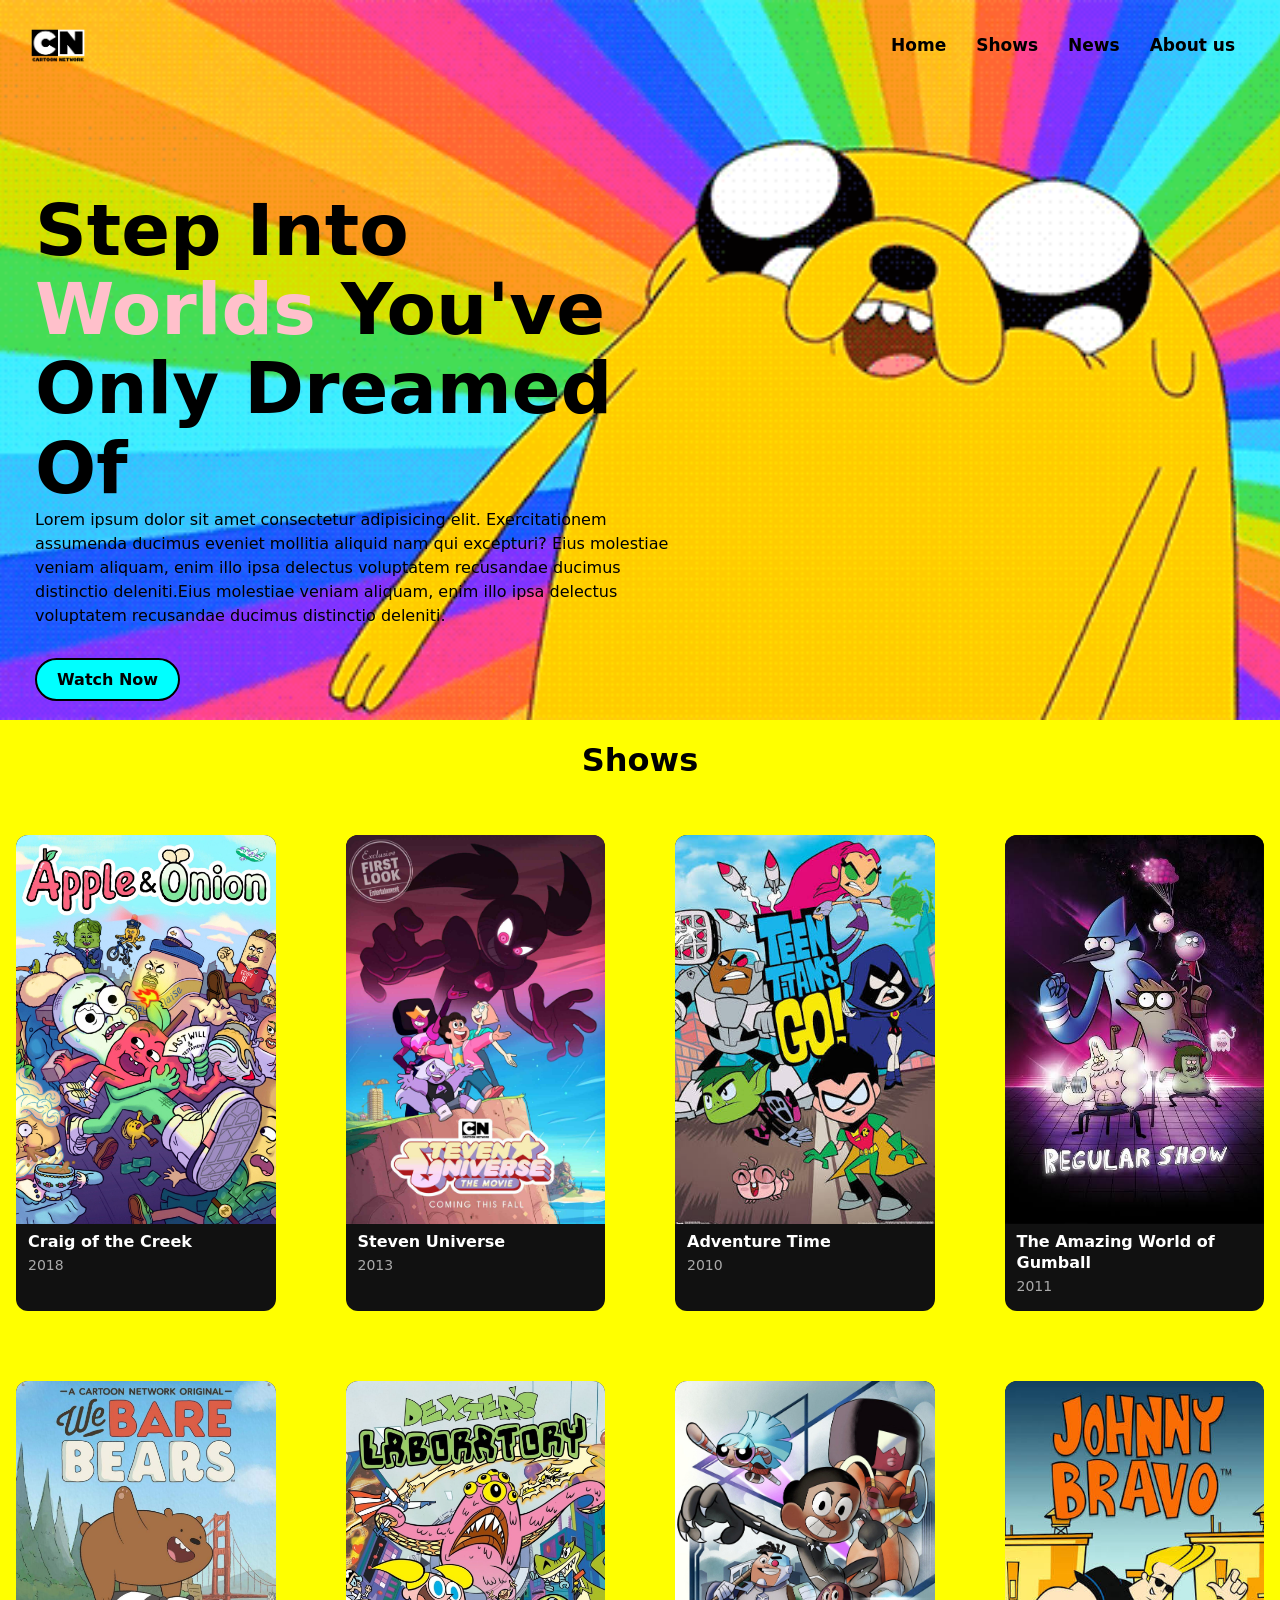
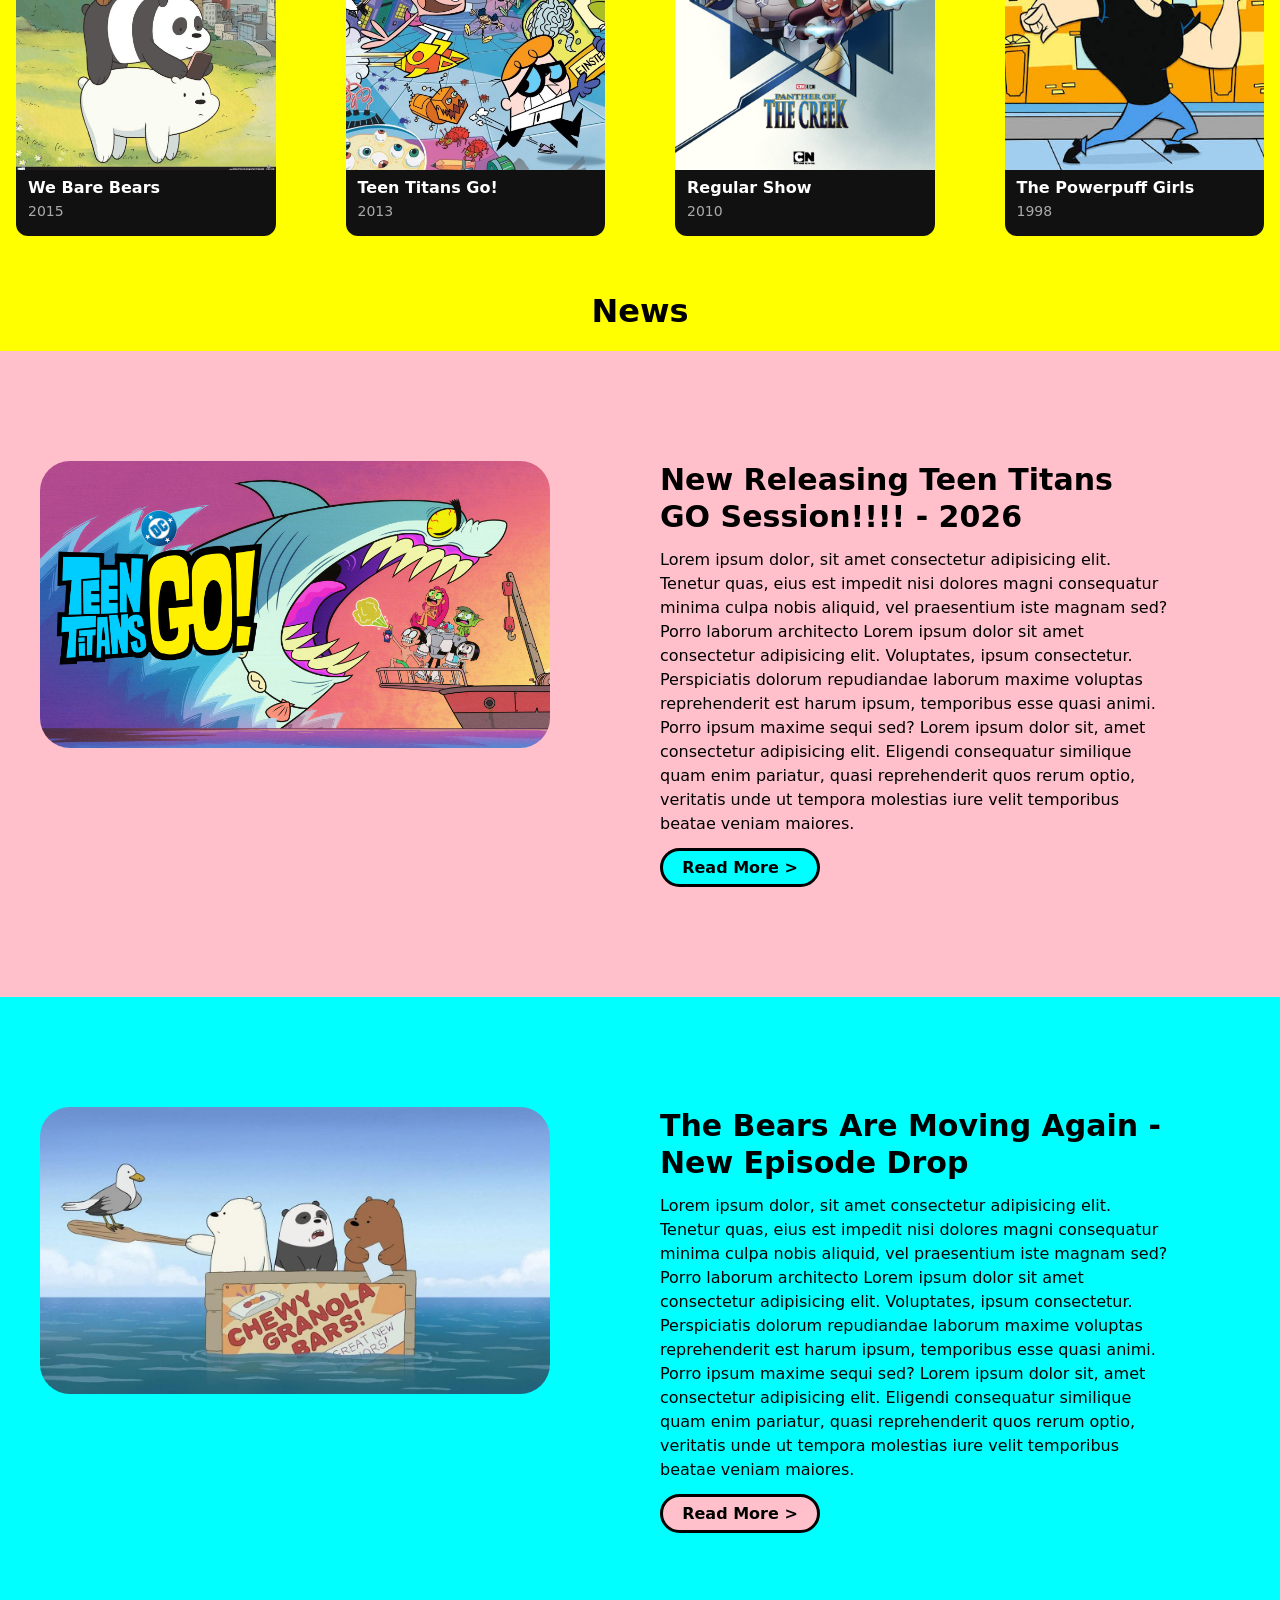
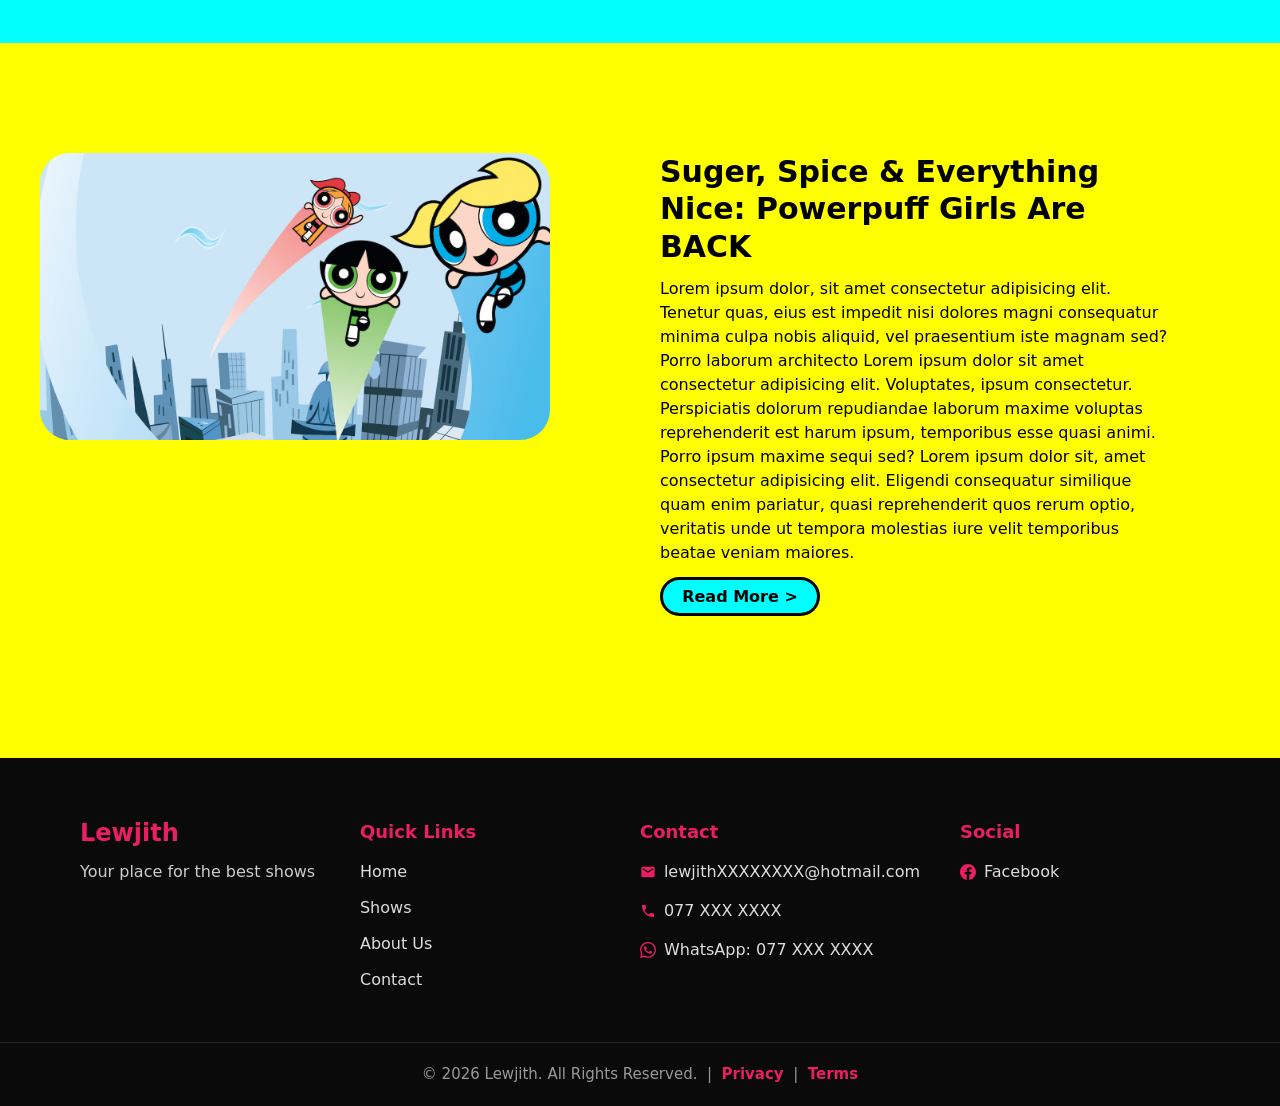
<file: index.html>
<!DOCTYPE html>
<html lang="en">
<head>
    <meta charset="UTF-8">
    <meta name="viewport" content="width=device-width, initial-scale=1.0">
    <title>CartoonNetwork</title>
    <link rel="stylesheet" href="style.css">
</head>
<body>

    <!-- ================= HERO + NAVIGATION ================= -->
    <section id="herosection">
        <nav id="navbar">
            <div id="logo">
                <img src="pngwing.com.png" alt="cartoonnetworklogo">
            </div>
            <div class="pages">
                <ul>
                    <li><a href="#Home">Home</a></li>
                    <li><a href="#Shows">Shows</a></li>
                    <li><a href="#News">News</a></li>
                    <li><a href="#About-us">About us</a></li>
                </ul>
            </div>
        </nav>

        <div id="hero-section">
            <h1 id="herosectionheading">Step Into <span id="pink">Worlds</span> You've Only Dreamed Of</h1>
            <p id="headingp">Lorem ipsum dolor sit amet consectetur adipisicing elit. Exercitationem assumenda ducimus eveniet mollitia aliquid nam qui excepturi? Eius molestiae veniam aliquam, enim illo ipsa delectus voluptatem recusandae ducimus distinctio deleniti.Eius molestiae veniam aliquam, enim illo ipsa delectus voluptatem recusandae ducimus distinctio deleniti.</p>
            <button id="herobutton"><a href="#Shows">Watch Now</a></button>
        </div>
    </section>

    <!-- ================= SHOWS ================= -->
    <section id="ShowsSection">
        <h1 class="section-heading">Shows</h1>

        <!-- Responsive grid: 4 posters per row on desktop,
             3 on tablet/mobile, 2 on phones <= 390px.
             Each card = poster <img> + Name/Year info below. -->
        <div id="showgrid">
            <article class="showcard">
                <a class="poster-link" href="https://www.imdb.com/title/tt8019790/" aria-label="Watch Craig of the Creek">
                    <img class="poster-img" src="dtCfVYJUJrHnQzrO426hZbYHhXK.webp" alt="Craig of the Creek poster">
                </a>
                <div class="show-info">
                    <h3 class="show-name">Craig of the Creek</h3>
                    <p class="show-year">2018</p>
                </div>
            </article>

            <article class="showcard">
                <a class="poster-link" href="#Shows" aria-label="Watch Steven Universe">
                    <img class="poster-img" src="steven-universe-2000-e48852e42fb34845a1d47c77725b6877.jpg" alt="Steven Universe poster">
                </a>
                <div class="show-info">
                    <h3 class="show-name">Steven Universe</h3>
                    <p class="show-year">2013</p>
                </div>
            </article>

            <article class="showcard">
                <a class="poster-link" href="#Shows" aria-label="Watch Adventure Time">
                    <img class="poster-img" src="images.jfif" alt="Adventure Time poster">
                </a>
                <div class="show-info">
                    <h3 class="show-name">Adventure Time</h3>
                    <p class="show-year">2010</p>
                </div>
            </article>

            <article class="showcard">
                <a class="poster-link" href="#Shows" aria-label="Watch The Amazing World of Gumball">
                    <img class="poster-img" src="images%20%281%29.jfif" alt="The Amazing World of Gumball poster">
                </a>
                <div class="show-info">
                    <h3 class="show-name">The Amazing World of Gumball</h3>
                    <p class="show-year">2011</p>
                </div>
            </article>

            <article class="showcard">
                <a class="poster-link" href="#Shows" aria-label="Watch We Bare Bears">
                    <img class="poster-img" src="71I0Tw4rOsL.jpg" alt="We Bare Bears poster">
                </a>
                <div class="show-info">
                    <h3 class="show-name">We Bare Bears</h3>
                    <p class="show-year">2015</p>
                </div>
            </article>

            <article class="showcard">
                <a class="poster-link" href="#Shows" aria-label="Watch Teen Titans Go!">
                    <img class="poster-img" src="67.jfif" alt="Teen Titans Go! poster">
                </a>
                <div class="show-info">
                    <h3 class="show-name">Teen Titans Go!</h3>
                    <p class="show-year">2013</p>
                </div>
            </article>

            <article class="showcard">
                <a class="poster-link" href="#Shows" aria-label="Watch Regular Show">
                    <img class="poster-img" src="MV5BNjJiNGYxNzgtMjMwNi00ZGNmLWJiOWItMmEzZWEyZGQ4M2Q2XkEyXkFqcGc@._V1_.jpg" alt="Regular Show poster">
                </a>
                <div class="show-info">
                    <h3 class="show-name">Regular Show</h3>
                    <p class="show-year">2010</p>
                </div>
            </article>

            <article class="showcard">
                <a class="poster-link" href="#Shows" aria-label="Watch The Powerpuff Girls">
                    <img class="poster-img" src="images%20%283%29.jfif" alt="The Powerpuff Girls poster">
                </a>
                <div class="show-info">
                    <h3 class="show-name">The Powerpuff Girls</h3>
                    <p class="show-year">1998</p>
                </div>
            </article>
        </div>
    </section>

    <!-- ================= NEWS ================= -->
    <section id="NewSection">
        <h1 class="section-heading">News</h1>

        <div class="newscard1">
            <div class="img-box"><img class="newsimg1" src="9c19e69c-7636-46ba-8420-63ed0086d058.avif" alt="teentitansgonewsimg"></div>
            <div class="text-box1">
                <h3 class="cardhadding">New Releasing Teen Titans GO Session!!!! - 2026</h3>
                <p>Lorem ipsum dolor, sit amet consectetur adipisicing elit. Tenetur quas, eius est impedit nisi dolores magni consequatur minima culpa nobis aliquid, vel praesentium iste magnam sed? Porro laborum architecto Lorem ipsum dolor sit amet consectetur adipisicing elit. Voluptates, ipsum consectetur. Perspiciatis dolorum repudiandae laborum maxime voluptas reprehenderit est harum ipsum, temporibus esse quasi animi. Porro ipsum maxime sequi sed? Lorem ipsum dolor sit, amet consectetur adipisicing elit. Eligendi consequatur similique quam enim pariatur, quasi reprehenderit quos rerum optio, veritatis unde ut tempora molestias iure velit temporibus beatae veniam maiores.</p>
                <button class="newsbutton1"><a href="#read">Read More <span>></span></a></button>
            </div>
        </div>

        <div class="newscard2">
            <div class="img-box"><img class="newsimg1" src="1030460-webarebearsseason2episode37still.webp" alt="webearbearnewsimg"></div>
            <div class="text-box2">
                <h3 class="cardhadding">The Bears Are Moving Again - New Episode Drop</h3>
                <p>Lorem ipsum dolor, sit amet consectetur adipisicing elit. Tenetur quas, eius est impedit nisi dolores magni consequatur minima culpa nobis aliquid, vel praesentium iste magnam sed? Porro laborum architecto Lorem ipsum dolor sit amet consectetur adipisicing elit. Voluptates, ipsum consectetur. Perspiciatis dolorum repudiandae laborum maxime voluptas reprehenderit est harum ipsum, temporibus esse quasi animi. Porro ipsum maxime sequi sed? Lorem ipsum dolor sit, amet consectetur adipisicing elit. Eligendi consequatur similique quam enim pariatur, quasi reprehenderit quos rerum optio, veritatis unde ut tempora molestias iure velit temporibus beatae veniam maiores.</p>
                <button class="newsbutton2"><a href="#read">Read More <span>></span></a></button>
            </div>
        </div>

        <div class="newscard3">
            <div class="img-box"><img class="newsimg1" src="AAAABep9ReF3qE7I0Cqd7pqB9vZMojRO_XHrjJC0-2RszHL0ebWUVpNnP5Jugxp_622XZYiu024L4qpg5xRW4fmzV0qYrPVL0PC1oXKb.jpg" alt="3powerfullgirlsnews"></div>
            <div class="text-box3">
                <h3 class="cardhadding">Suger, Spice & Everything Nice: Powerpuff Girls Are BACK</h3>
                <p>Lorem ipsum dolor, sit amet consectetur adipisicing elit. Tenetur quas, eius est impedit nisi dolores magni consequatur minima culpa nobis aliquid, vel praesentium iste magnam sed? Porro laborum architecto Lorem ipsum dolor sit amet consectetur adipisicing elit. Voluptates, ipsum consectetur. Perspiciatis dolorum repudiandae laborum maxime voluptas reprehenderit est harum ipsum, temporibus esse quasi animi. Porro ipsum maxime sequi sed? Lorem ipsum dolor sit, amet consectetur adipisicing elit. Eligendi consequatur similique quam enim pariatur, quasi reprehenderit quos rerum optio, veritatis unde ut tempora molestias iure velit temporibus beatae veniam maiores.</p>
                <button class="newsbutton3"><a href="#read">Read More <span>></span></a></button>
            </div>
        </div>
    </section>

    <!-- ================= FOOTER ================= -->
    <footer id="site-footer">
        <div class="footer-container">

            <!-- Column 1: About -->
            <div class="footer-col footer-about">
                <h3 class="footer-brand">Lewjith</h3>
                <p class="footer-tagline">Your place for the best shows</p>
            </div>

            <!-- Column 2: Quick Links -->
            <div class="footer-col footer-links">
                <h4 class="footer-heading">Quick Links</h4>
                <ul>
                    <li><a href="#Home">Home</a></li>
                    <li><a href="#Shows">Shows</a></li>
                    <li><a href="#About-us">About Us</a></li>
                    <li><a href="#Contact">Contact</a></li>
                </ul>
            </div>

            <!-- Column 3: Contact -->
            <div class="footer-col footer-contact">
                <h4 class="footer-heading">Contact</h4>
                <ul>
                    <li>
                        <a href="#email">
                            <svg width="16" height="16" viewBox="0 0 24 24" fill="currentColor" aria-hidden="true"><path d="M20 4H4c-1.1 0-1.99.9-1.99 2L2 18c0 1.1.9 2 2 2h16c1.1 0 2-.9 2-2V6c0-1.1-.9-2-2-2zm0 4l-8 5-8-5V6l8 5 8-5v2z"/></svg>
                            lewjithXXXXXXXX@hotmail.com
                        </a>
                    </li>
                    <li>
                        <a href="#whatsapp">
                            <svg width="16" height="16" viewBox="0 0 24 24" fill="currentColor" aria-hidden="true"><path d="M6.62 10.79c1.44 2.83 3.76 5.14 6.59 6.59l2.2-2.2c.27-.27.67-.36 1.02-.24 1.12.37 2.33.57 3.57.57.55 0 1 .45 1 1V20c0 .55-.45 1-1 1-9.39 0-17-7.61-17-17 0-.55.45-1 1-1h3.5c.55 0 1 .45 1 1 0 1.25.2 2.45.57 3.57.11.35.03.74-.25 1.02l-2.2 2.2z"/></svg>
                            077 XXX XXXX
                        </a>
                    </li>
                    <li>
                        <a href="#whatsapp" target="_blank" rel="noopener">
                            <svg width="16" height="16" viewBox="0 0 24 24" fill="currentColor" aria-hidden="true"><path d="M17.472 14.382c-.297-.149-1.758-.867-2.03-.967-.273-.099-.471-.148-.67.15-.197.297-.767.966-.94 1.164-.173.199-.347.223-.644.075-.297-.15-1.255-.463-2.39-1.475-.883-.788-1.48-1.761-1.653-2.059-.173-.297-.018-.458.13-.606.134-.133.298-.347.446-.52.149-.174.198-.298.298-.497.099-.198.05-.371-.025-.52-.075-.149-.669-1.612-.916-2.207-.242-.579-.487-.5-.669-.51-.173-.008-.371-.01-.57-.01-.198 0-.52.074-.792.372-.272.297-1.04 1.016-1.04 2.479 0 1.462 1.065 2.875 1.213 3.074.149.198 2.096 3.2 5.077 4.487.709.306 1.262.489 1.694.625.712.227 1.36.195 1.871.118.571-.085 1.758-.719 2.006-1.413.248-.694.248-1.289.173-1.413-.074-.124-.272-.198-.57-.347m-5.421 7.403h-.004a9.87 9.87 0 01-5.031-1.378l-.361-.214-3.741.982.998-3.648-.235-.374a9.86 9.86 0 01-1.51-5.26c.001-5.45 4.436-9.884 9.888-9.884 2.64 0 5.122 1.03 6.988 2.898a9.825 9.825 0 012.893 6.994c-.003 5.45-4.437 9.884-9.885 9.884m8.413-18.297A11.815 11.815 0 0012.05 0C5.495 0 .16 5.335.157 11.892c0 2.096.547 4.142 1.588 5.945L.057 24l6.305-1.654a11.882 11.882 0 005.683 1.448h.005c6.554 0 11.89-5.335 11.893-11.893a11.821 11.821 0 00-3.48-8.413z"/></svg>
                            WhatsApp: 077 XXX XXXX
                        </a>
                    </li>
                </ul>
            </div>

            <!-- Column 4: Social -->
            <div class="footer-col footer-social">
                <h4 class="footer-heading">Social</h4>
                <ul>
                    <li>
                        <a href="#facebook" target="_blank" rel="noopener">
                            <svg width="16" height="16" viewBox="0 0 24 24" fill="currentColor" aria-hidden="true"><path d="M24 12.073c0-6.627-5.373-12-12-12s-12 5.373-12 12c0 5.99 4.388 10.954 10.125 11.854v-8.385H7.078v-3.47h3.047V9.43c0-3.007 1.792-4.669 4.533-4.669 1.312 0 2.686.235 2.686.235v2.953H15.83c-1.491 0-1.956.925-1.956 1.874v2.25h3.328l-.532 3.47h-2.796v8.385C19.612 23.027 24 18.062 24 12.073z"/></svg>
                            Facebook
                        </a>
                    </li>
                </ul>
            </div>

        </div>

        <!-- Bottom bar -->
        <div class="footer-bottom">
            <p>&copy; 2026 Lewjith. All Rights Reserved. &nbsp;|&nbsp; <a href="#privacy">Privacy</a> &nbsp;|&nbsp; <a href="#terms">Terms</a></p>
        </div>
    </footer>

</body>
</html>
</file>
<file: style.css>
/* ============================================================
   CARTOON NETWORK — RESPONSIVE STYLESHEET
   Strategy: desktop-exact base (>992px untouched), then
   progressive refinement at 991px / 768px / 600px / 390px.
   ============================================================ */

/* ---------- 1. RESET & GLOBAL BEST PRACTICES ---------- */
*,
*::before,
*::after {
    box-sizing: border-box; /* padding/border no longer inflate widths -> kills overflow */
    margin: 0;
    padding: 0;
}

html {
    scroll-behavior: smooth;
}

/* Belt-and-braces against horizontal scroll on ANY screen size */
html,
body {
    overflow-x: hidden;
    max-width: 100%;
}

body {
    font-family: system-ui, -apple-system, BlinkMacSystemFont, 'Segoe UI', Roboto, Oxygen, Ubuntu, Cantarell, 'Open Sans', 'Helvetica Neue', sans-serif;
    background-color: yellow;
    font-size: 100%; /* 16px root — all rem sizes scale from here */
    line-height: 1.5;
}

/* Images can never push their container wider than the viewport */
img {
    max-width: 100%;
    height: auto;
    display: block;
}

h1, h2, h3, h4, p {
    cursor: default;
    overflow-wrap: break-word; /* long words wrap instead of overflowing */
}

a {
    text-decoration: none;
    font-weight: 700;
    color: black;
}

a:hover {
    color: rgb(29, 29, 163);
}

ul {
    list-style: none;
}

/* ---------- 2. NAVBAR (desktop look preserved) ---------- */
#herosection {
    background-color: yellow;
    min-height: 80vh; /* min-height instead of fixed height: grows on mobile instead of clipping */
    background-image: url(giphy.gif);
    background-size: cover;
    background-repeat: no-repeat;
    background-position: center;
}

#navbar {
    display: flex;
    justify-content: space-between;
    align-items: center;
    flex-wrap: nowrap;          /* logo + links always share ONE row */
    gap: 0.5rem;
    padding: 0.5rem 1.875rem 0.5rem 0.5rem;
}

#logo img {
    width: 6.25rem;   /* 100px — same as the old width="100px" attribute */
    height: auto;
    max-width: 30vw;  /* safety net: logo can never crowd out the menu */
}

.pages {
    min-width: 0;     /* allows the menu to shrink instead of overflowing */
}

.pages ul {
    display: flex;
    flex-wrap: nowrap;          /* nav items NEVER drop to a second line */
    align-items: center;
}

.pages li {
    white-space: nowrap;        /* "About us" stays on one line */
    font-size: 1.0625rem;       /* 17px — original value */
}

.pages a {
    display: inline-block;
    margin: 0.9375rem;          /* 15px — original value */
}

/* ---------- 3. HERO TEXT ---------- */
#hero-section {
    width: 50%;
    max-width: 100%;
    margin: 6.25rem 2.1875rem 2.1875rem; /* 100px top — original */
    cursor: default;
}

#herosectionheading {
    font-size: 4.5rem; /* 72px — original desktop size, untouched */
    line-height: 1.1;
    color: black;
}

#pink {
    color: pink;
    display: inline-block;
    transition: 0.3s ease; /* fixed: was "0.3 ease" (invalid) */
}

#pink:hover {
    color: aqua;
    transform: translateY(-0.625rem);
    box-shadow: 0 20px 30px rgba(0, 0, 0, 0.2); /* fixed: was "o 20px..." (typo) */
}

#headingp {
    color: rgb(0, 0, 0);
    font-size: 1rem;
}

#headingp:hover {
    color: rgb(173, 0, 0);
}

#herobutton {
    padding: 0.625rem 1.25rem;
    margin-top: 1.875rem;
    border-radius: 50px;
    border: 2px solid black;
    background-color: aqua;
    font-family: inherit;
    font-size: 1rem;
    cursor: pointer;
    transition: 0.3s ease;
}

#herobutton a {
    margin: 0; /* global link margin no longer inflates the button */
}

#herobutton:hover {
    transform: translateY(-0.625rem);
    box-shadow: 0 20px 30px rgba(0, 0, 0, 0.2);
    background-color: pink;
}

/* ---------- 4. SECTION HEADINGS ---------- */
.section-heading {
    text-align: center;
    font-size: 2rem; /* default h1 size — same as before */
    transition: 0.3s ease;
    cursor: default;
    padding: 1rem 0.5rem;
}

.section-heading:hover {
    color: aqua;
    transform: translateY(-0.625rem); /* fixed: was translateY(-10) (invalid) */
}

/* ---------- 5. SHOWS GRID ----------
   One CSS Grid holds all 8 cards.
   Desktop (>992px): 4 x 280px poster tracks, centered — pixel-identical
   to the original layout. Cards use aspect-ratio 2/3 (= 280 x 420),
   so they scale perfectly at every breakpoint below. */
#showgrid {
    display: grid;
    grid-template-columns: repeat(4, minmax(0, 17.5rem)); /* 4 x 280px on desktop */
    justify-content: center;
    gap: 4.375rem;                    /* 70px desktop spacing */
    padding: 2.1875rem 1rem;
}

/* Card = dark panel holding poster + Name/Year info */
.showcard {
    width: 100%;
    max-width: 17.5rem;               /* caps at 280px on desktop tracks */
    background-color: #111111;        /* dark backing so the WHITE title is readable */
    border-radius: 12px;
    overflow: hidden;
    transition: 0.4s ease;
}

.showcard:hover {
    transform: translateY(-0.625rem);
    box-shadow: 0 5px 15px rgba(0, 0, 0, 0.35);
}

.poster-link {
    display: block;
    margin: 0;                        /* neutralize global link margin */
    line-height: 0;                   /* removes inline-image gap under poster */
}

.poster-img {
    display: block;
    width: 100%;                      /* fills card width, never overflows */
    height: auto;
    aspect-ratio: 2 / 3;              /* exact poster proportions (280x420 desktop) */
    object-fit: cover;                /* crops instead of stretching */
}

/* --- Name & Year under each poster --- */
.show-info {
    margin-top: 8px;
    padding: 0 12px 14px;
}

.show-name {
    color: #ffffff;                   /* white — as requested */
    font-weight: 700;                 /* bold */
    font-size: 1rem;                  /* 16px */
    line-height: 1.3;
}

.show-year {
    color: #aaaaaa;                   /* gray #aaa */
    font-size: 0.875rem;              /* 14px */
    margin-top: 2px;
}

/* ---------- 6. NEWS CARDS ---------- */
.newscard1,
.newscard2,
.newscard3 {
    display: flex;
    align-items: stretch;
    gap: 2.5rem;                      /* 40px — original */
    padding: 2.5rem;                  /* 40px — original */
}

.newscard1 { background-color: pink; }
.newscard2 { background-color: aqua; }
.newscard3 { background-color: yellow; }

.img-box {
    flex: 1;
    min-width: 0;                     /* flex item may shrink below content size */
}

.newsimg1 {
    width: 100%;
    height: auto;
    margin-top: 4.375rem;             /* 70px — original desktop offset */
    border-radius: 1.875rem;
    object-fit: cover;
    cursor: pointer;
    transition: 0.4s ease;
}

.newsimg1:hover {
    transform: translateY(-0.625rem);
    box-shadow: 0 5px 7px rgba(0, 0, 0, 0.486);
}

.text-box1,
.text-box2,
.text-box3 {
    flex: 1;
    min-width: 0;
    margin: 2.5rem;                   /* 40px — original */
    padding: 1.875rem;                /* 30px — original */
    display: flex;
    flex-direction: column;
    justify-content: center;
    gap: 0.75rem;
}

.text-box1 { background-color: pink; }
.text-box2 { background-color: aqua; }
.text-box3 { background-color: yellow; }

.cardhadding {
    font-size: 1.875rem;              /* 30px — original */
    font-weight: 600;
    line-height: 1.25;
}

.newsbutton1,
.newsbutton2,
.newsbutton3 {
    padding: 0.4375rem;
    width: 10rem;                     /* 160px — original */
    max-width: 100%;                  /* shrinks on tiny screens instead of overflowing */
    border: 3px solid black;
    border-radius: 70px;
    font-family: inherit;
    font-size: 1rem;
    cursor: pointer;
    transition: 0.3s ease;
}

.newsbutton1 { background-color: aqua; }
.newsbutton2 { background-color: pink; }
.newsbutton3 { background-color: aqua; }

.newsbutton1:hover,
.newsbutton2:hover,
.newsbutton3:hover {
    transform: translateY(-0.625rem);
    box-shadow: 0 5px 7px rgba(0, 0, 0, 0.295);
    background-color: yellow;
}

.newsbutton1:hover,
.newsbutton3:hover {
    background-color: yellow;
}

.newsbutton3:hover {
    background-color: pink;
}

/* ---------- 7. FOOTER ----------
   Dark #0a0a0a background, PINK (#E91E63) accent for headings,
   icons and link hovers. 4 columns on desktop > 992px. */
#site-footer {
    background-color: #0a0a0a;
    color: #ffffff;
    padding: 60px 0 0;                /* 60px top/bottom rhythm on desktop */
    margin-top: 2rem;
}

.footer-container {
    display: grid;
    grid-template-columns: repeat(4, 1fr); /* 4 columns on desktop */
    gap: 40px;
    max-width: 1200px;
    margin: 0 auto;
    padding: 0 40px;
}

.footer-brand {
    color: #E91E63;                   /* pink accent brand name */
    font-size: 1.5rem;
    font-weight: 700;
    margin-bottom: 10px;
    line-height: 1.3;
}

.footer-tagline {
    color: #cccccc;
    font-size: 1rem;
}

.footer-heading {
    color: #E91E63;                   /* pink column headings */
    font-size: 1.125rem;
    font-weight: 700;
    margin-bottom: 15px;
}

.footer-col ul {
    display: flex;
    flex-direction: column;
    gap: 12px;
}

.footer-col ul a {
    color: #dddddd;
    font-weight: 500;
    margin: 0;                        /* override global link margin */
    display: inline-flex;
    align-items: center;
    gap: 8px;
    transition: color 0.3s ease;
}

.footer-col ul a:hover {
    color: #E91E63;                   /* pink hover */
}

.footer-col svg {
    flex-shrink: 0;
    fill: #E91E63;                    /* icons in accent pink */
}

.footer-bottom {
    margin-top: 50px;
    border-top: 1px solid #222222;
    padding: 20px 40px;
    text-align: center;
}

.footer-bottom p {
    color: #999999;
    font-size: 0.9375rem;
}

.footer-bottom a {
    color: #E91E63;
    margin: 0;
}

.footer-bottom a:hover {
    color: #ff5c95;
}

/* ============================================================
   MEDIA QUERIES (max-width, evaluated top-down)
   ============================================================ */

/* ---------- TABLET: shows grid 3-up ---------- */
@media (max-width: 991px) {
    #showgrid {
        grid-template-columns: repeat(3, minmax(0, 1fr)); /* 3 cards per row */
        gap: 10px;
        padding: 1.5rem 1rem;
    }

    #herosectionheading {
        font-size: clamp(2.25rem, 7.5vw, 3.5rem); /* fluid: scales 36px -> 56px */
    }

    /* Footer: 2 columns on tablets */
    .footer-container {
        grid-template-columns: repeat(2, 1fr);
        gap: 30px;
    }
}

/* ---------- SMALL TABLET / LARGE PHONE: stack news cards ---------- */
@media (max-width: 768px) {
    .newscard1,
    .newscard2,
    .newscard3 {
        flex-direction: column; /* image above text — natural reading order */
        gap: 1.25rem;
        padding: 1.5rem;
    }

    .text-box1,
    .text-box2,
    .text-box3 {
        margin: 0;
        padding: 1.25rem;
    }

    .newsimg1 {
        margin-top: 0; /* desktop-only offset removed when stacked */
    }
}

/* ---------- MOBILE (max-width: 600px) ---------- */
@media (max-width: 600px) {

    /* Navigation: tighter but ALWAYS one line */
    #navbar {
        padding: 0.5rem 0.75rem;
    }

    #logo img {
        width: 4rem;
    }

    .pages li {
        font-size: 0.875rem; /* 14px */
    }

    .pages a {
        margin: 0.4rem;
    }

    /* Hero text scales down properly */
    #hero-section {
        width: auto;
        max-width: 100%;
        margin: 3rem 1.25rem 2rem;
    }

    #herosectionheading {
        font-size: 2.25rem; /* 36px */
    }

    #headingp {
        font-size: 0.9375rem;
    }

    #herobutton {
        font-size: 0.875rem;
        padding: 0.5rem 1rem;
    }

    /* Section headings */
    .section-heading {
        font-size: 1.5rem;
    }

    /* Shows: THE IMPORTANT ONE — 3 cards per row on mobile.
       The last row (2 leftover cards) keeps its own columns and
       leaves the 3rd slot empty instead of stretching full width. */
    #showgrid {
        grid-template-columns: repeat(3, minmax(0, 1fr));
        gap: 10px;
        padding: 10px;
    }

    /* News typography */
    .cardhadding {
        font-size: 1.375rem;
    }

    /* Footer: 1 column on mobile, tighter padding */
    #site-footer {
        padding: 40px 0 0;            /* 40px top/bottom on mobile */
    }

    .footer-container {
        grid-template-columns: 1fr;
        gap: 28px;
        padding: 0 20px;
    }

    .footer-brand {
        font-size: 1.25rem;
    }

    .footer-bottom {
        margin-top: 35px;
        padding: 16px 20px;
    }

    .footer-bottom p {
        font-size: 0.875rem;
    }
}

/* ---------- iPHONE 12 PRO & SMALL PHONES (max-width: 390px) ---------- */
@media (max-width: 390px) {

    /* Nav: smallest sizes that still fit on ONE line */
    #logo img {
        width: 3.25rem;
    }

    .pages li {
        font-size: 0.8125rem; /* 13px */
    }

    .pages a {
        margin: 0.2rem;
    }

    /* Hero */
    #herosectionheading {
        font-size: 2rem;
    }

    #headingp {
        font-size: 0.9375rem;
    }

    /* Sections */
    .section-heading {
        font-size: 1.375rem;
    }

    /* Shows: 2 cards per row on iPhone 12 Pro & smaller */
    #showgrid {
        grid-template-columns: repeat(2, minmax(0, 1fr));
        gap: 10px;
        padding: 10px 8px;
    }

    /* News */
    .newscard1,
    .newscard2,
    .newscard3 {
        padding: 1rem;
    }

    .cardhadding {
        font-size: 1.25rem;
    }

    .newsbutton1,
    .newsbutton2,
    .newsbutton3 {
        width: 100%; /* full-width tap targets on small phones */
    }
}
</file>
